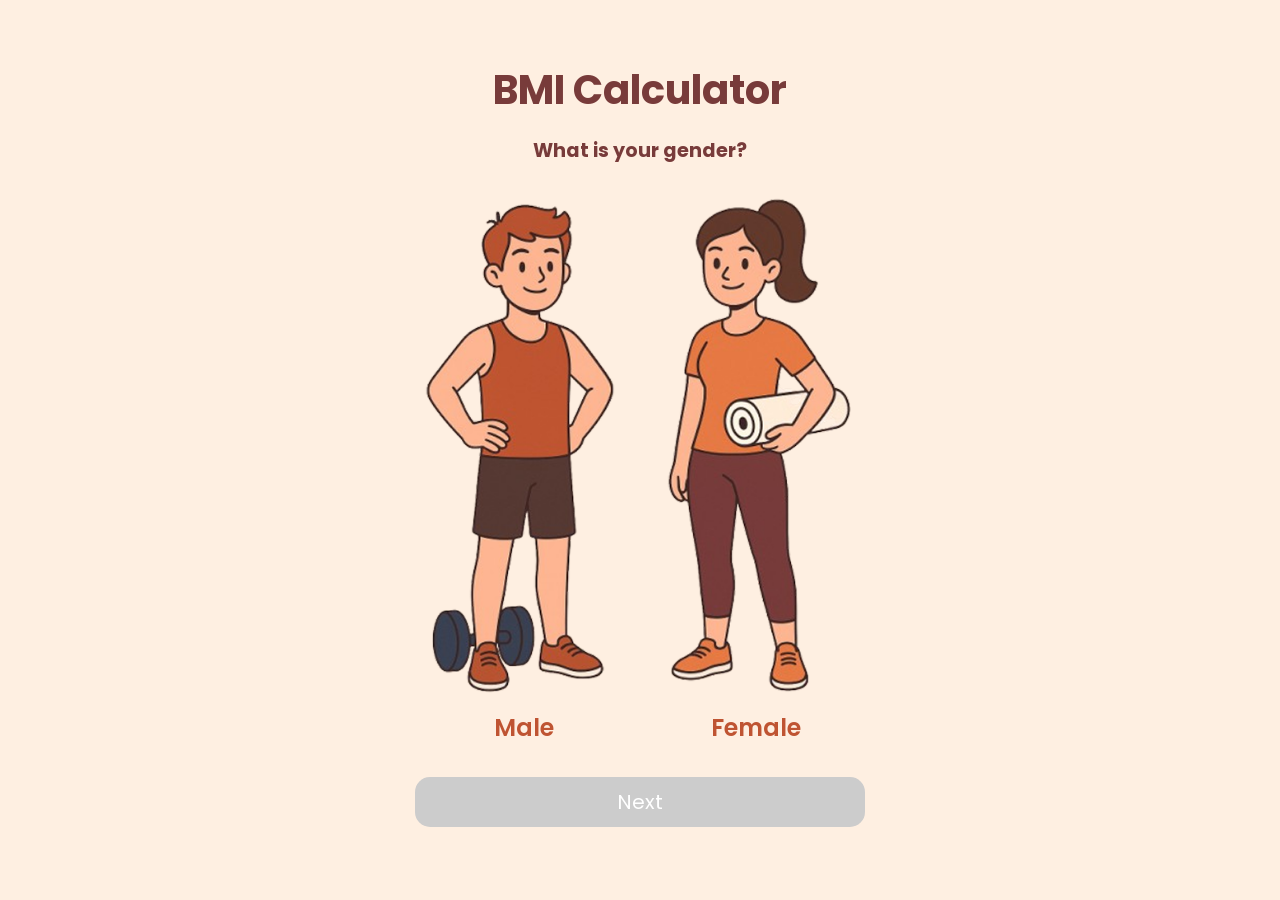
<file: index.html>
<!DOCTYPE html>
<html lang="en">
<head>
    <meta charset="UTF-8">
    <meta name="viewport" content="width=device-width, initial-scale=1.0">
    <title>BMI Calculator</title>
    <link rel="stylesheet" href="style.css">
</head>
<body>
    <main>
        <h2>BMI Calculator</h3>
            <h4>What is your gender?</h4>
                <div class="gender">
                    <div class="male" onclick="selectGender('male')">
                      <img src="Male.png" alt="Male">
                      <p>Male</p>
                    </div>
                    <div class="female" onclick="selectGender('female')">
                      <img src="Female.png" alt="Female">
                      <p>Female</p>
                    </div>
                </div>
            <div class="button">
                <a href="./nextpage" class="btn disabled">Next</a>
            </div>
    </main>
</body>
<script>
    function selectGender(gender) {
      localStorage.setItem("gender", gender);
      document.querySelector('.btn').classList.remove('disabled');
    }

    const male = document.querySelector('.male');
  const female = document.querySelector('.female');
  const buttonLink = document.querySelector('.btn');

  function handleSelection(gender) {
    if (gender === 'male') {
      male.classList.add('selected');
      female.classList.remove('selected');
    } else {
      female.classList.add('selected');
      male.classList.remove('selected');
    }

    // Enable the button-like link
    buttonLink.classList.remove('disabled');
  }

  male.addEventListener('click', () => handleSelection('male'));
  female.addEventListener('click', () => handleSelection('female'));
  </script>

</html>
</file>
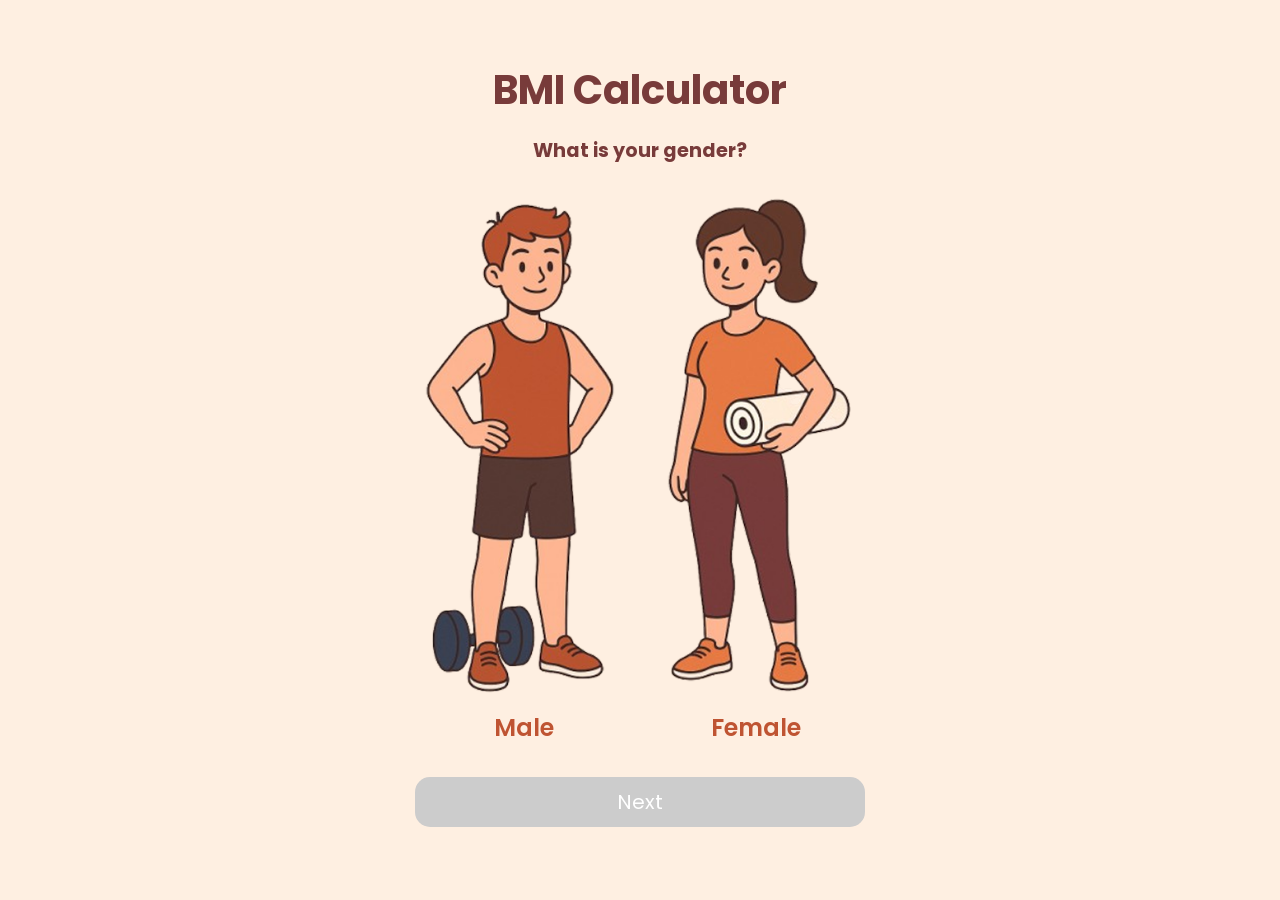
<file: bmi.html>
<!DOCTYPE html>
<html lang="en">
<head>
    <meta charset="UTF-8">
    <meta name="viewport" content="width=device-width, initial-scale=1.0">
    <title>BMI Calculator</title>
    <link rel="stylesheet" href="style.css">
</head>
<body>
    <main>
        <h2>BMI Calculator</h3>
            <h4>What is your gender?</h4>
                <div class="gender">
                    <div class="male" onclick="selectGender('male')">
                      <img src="Male.png" alt="Male">
                      <p>Male</p>
                    </div>
                    <div class="female" onclick="selectGender('female')">
                      <img src="Female.png" alt="Female">
                      <p>Female</p>
                    </div>
                </div>
            <div class="button">
                <a href="nextpage.html" class="btn disabled">Next</a>
            </div>
    </main>
</body>
<script>
    function selectGender(gender) {
      localStorage.setItem("gender", gender);
      document.querySelector('.btn').classList.remove('disabled');
    }

    const male = document.querySelector('.male');
  const female = document.querySelector('.female');
  const buttonLink = document.querySelector('.btn');

  function handleSelection(gender) {
    if (gender === 'male') {
      male.classList.add('selected');
      female.classList.remove('selected');
    } else {
      female.classList.add('selected');
      male.classList.remove('selected');
    }

    // Enable the button-like link
    buttonLink.classList.remove('disabled');
  }

  male.addEventListener('click', () => handleSelection('male'));
  female.addEventListener('click', () => handleSelection('female'));
  </script>

</html>
</file>
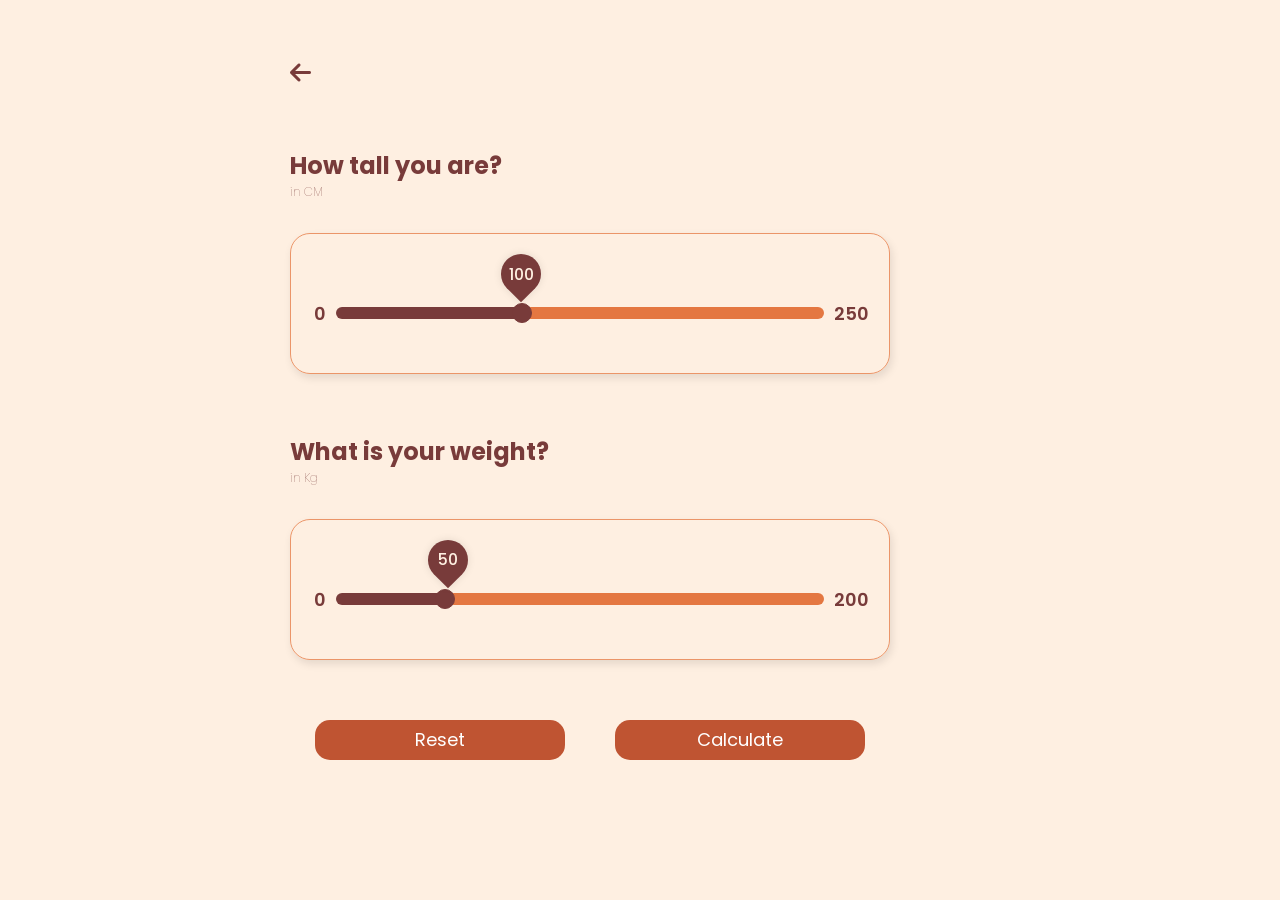
<file: nextpage.html>
<!DOCTYPE html>
<html lang="en">
<head>
  <meta charset="UTF-8" />
  <meta name="viewport" content="width=device-width, initial-scale=1.0"/>
  <title>BMI Calculator</title>
  <link rel="stylesheet" href="style.css" />
  <link rel="stylesheet" href="https://cdnjs.cloudflare.com/ajax/libs/font-awesome/6.5.0/css/all.min.css" integrity="sha512-..." crossorigin="anonymous" referrerpolicy="no-referrer" />
</head>
<body>
  <main>
    <a href="./"><i class="fa-solid fa-arrow-left"></i></a>
    <h3 class="tall">How tall you are?</h3>
    <h6 class="measure">in CM</h6>
    <div class="range height-range">
      <div class="sliderValue height-value">
        <span>100</span>
      </div>
      <div class="field">
        <div class="value left">0</div>
        <input type="range" min="10" max="250" value="100" steps="1" id="heightSlider" />
        <div class="value right">250</div>
      </div>
    </div>

    <h3 class="tall">What is your weight?</h3>
    <h6 class="measure">in Kg</h6>
    <div class="range weight-range">
      <div class="sliderValue weight-value">
        <span>50</span>
      </div>
      <div class="field">
        <div class="value left">0</div>
        <input type="range" min="10" max="200" value="50" steps="1" id="weightSlider" />
        <div class="value right">200</div>
      </div>
    </div>

    <div class="buttons">
        <button class="reset">Reset</button>
        <a href="./result" class="calc" onclick="saveInputs()">Calculate</a>
    </div>
  </main>

   <script>
    function setupSlider(sliderId, valueContainerSelector, min, max, leftCalcDivider) {
      const slider = document.getElementById(sliderId);
      const sliderValueContainer = document.querySelector(valueContainerSelector);
      const valueDisplay = sliderValueContainer.querySelector("span");
  
      const defaultValue = +slider.getAttribute("value"); // Capture default
  
      const updateSlider = () => {
        const value = +slider.value;
        const percent = ((value - min) / (max - min)) * 100;
  
        valueDisplay.textContent = value;
        valueDisplay.style.left = `${value / leftCalcDivider}%`;
        valueDisplay.classList.add("show");
  
        slider.style.background = `linear-gradient(to right, #783B3A ${percent}%, #e47741 ${percent}%)`;
      };
  
      slider.addEventListener("input", updateSlider);
      slider.addEventListener("blur", () => valueDisplay.classList.remove("show"));
  
      updateSlider();
  
      return {
        reset: () => {
          slider.value = defaultValue;
          updateSlider();
        }
      };
    }
  
    const heightSlider = setupSlider("heightSlider", ".height-value", 10, 250, 2.5); 
    const weightSlider = setupSlider("weightSlider", ".weight-value", 10, 200, 2.0); 
  
    document.querySelector(".reset").addEventListener("click", () => {
      heightSlider.reset();
      weightSlider.reset();
    });
  </script>
  <script>
    function saveInputs() {
      const height = document.getElementById("heightSlider").value;
      const weight = document.getElementById("weightSlider").value;
      localStorage.setItem("height", height);
      localStorage.setItem("weight", weight);
    }
  </script>
  
  </body>
</html>
</file>
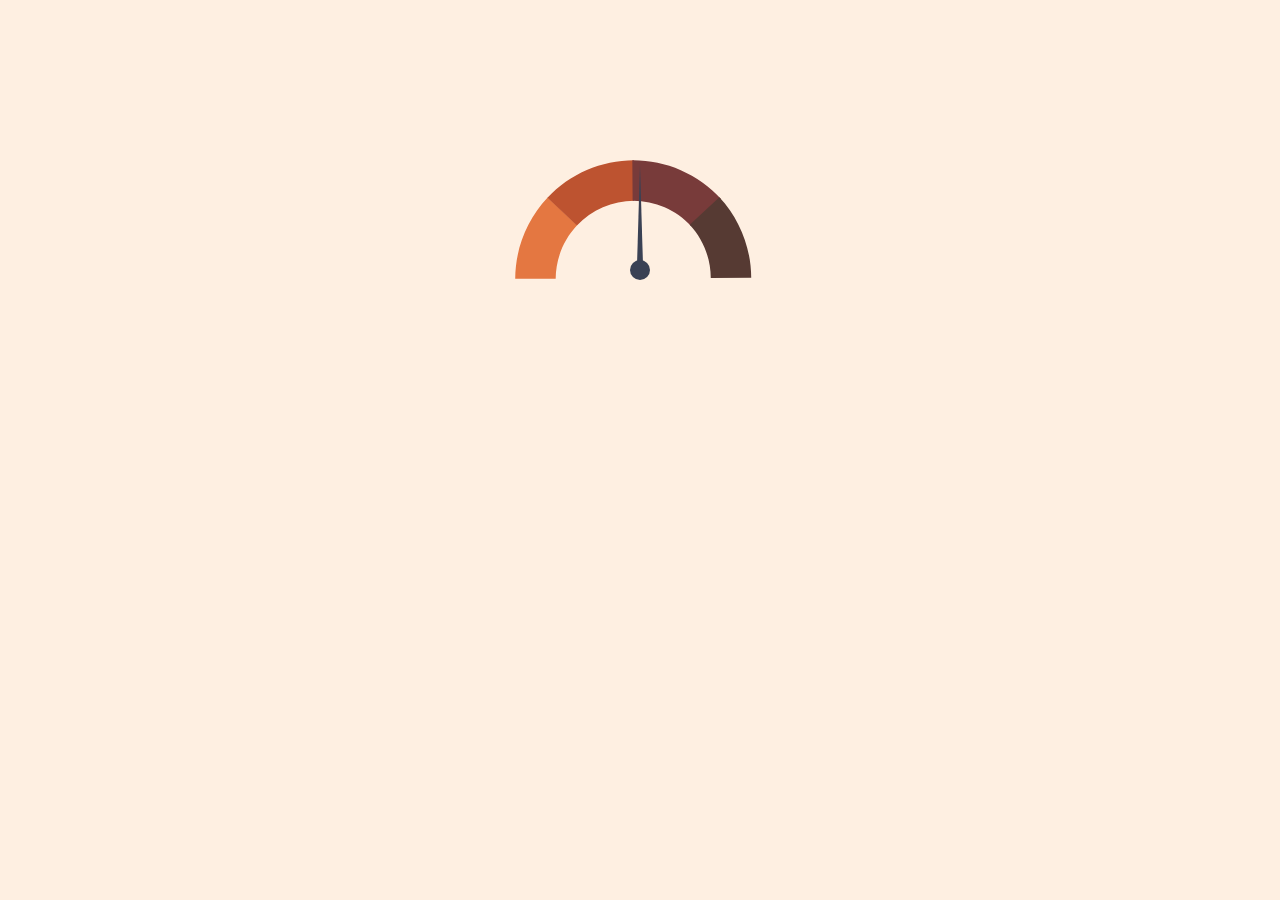
<file: result.html>
<!DOCTYPE html>
<html lang="en">
<head>
    <meta charset="UTF-8">
    <meta name="viewport" content="width=device-width, initial-scale=1.0">
    <title>Document</title>
    <link rel="stylesheet" href="style.css">
</head>
<body>
    <main>
        <div class="speedometer">
            <div class="arc">
              <div class="segment seg1">
                <svg xmlns="http://www.w3.org/2000/svg" width="63" height="82" viewBox="0 0 63 82" fill="none">
                    <path d="M32.6589 0.561063C11.9613 22.5012 0.36731 51.4823 0.221369 81.6442L40.6781 81.84C40.7744 61.9324 48.4267 42.8042 62.0877 28.3232L32.6589 0.561063Z" fill="#E47741"/>
                </svg>
              </div>
              <div class="segment seg2">
                <svg xmlns="http://www.w3.org/2000/svg" width="88" height="66" viewBox="0 0 88 66" fill="none">
                    <path d="M86.9188 0.220469C70.7029 0.261576 54.6664 3.61648 39.794 10.0792C24.9215 16.5419 11.5268 25.9761 0.432174 37.8026L29.9381 65.4827C37.2609 57.6769 46.1017 51.4501 55.9179 47.1845C65.734 42.919 76.3184 40.7047 87.0213 40.6775L86.9188 0.220469Z" fill="#BD5330"/>
                  </svg>
              </div>
              <div class="segment seg3">
                <svg xmlns="http://www.w3.org/2000/svg" width="90" height="67" viewBox="0 0 90 67" fill="none">
                    <path d="M89.0219 38.8961C77.7705 26.5974 64.0608 16.7996 48.7811 10.1375C33.5013 3.47548 16.9924 0.0978249 0.323957 0.223422L0.628784 40.6795C11.6304 40.5966 22.5266 42.8259 32.6116 47.223C42.6966 51.6201 51.7453 58.0869 59.1715 66.2044L89.0219 38.8961Z" fill="#783B3A"/>
                  </svg>
              </div>
              <div class="segment seg4">
                <svg xmlns="http://www.w3.org/2000/svg" width="63" height="81" viewBox="0 0 63 81" fill="none">
                    <path d="M62.2193 80.796C62.1127 50.8838 50.7451 22.1089 30.3795 0.200094L0.747358 27.745C14.1891 42.2053 21.692 61.1974 21.7624 80.9402L62.2193 80.796Z" fill="#563A33"/>
                  </svg>
              </div>
            </div>
            <div class="needle-wrapper" id="needle">
                <div class="needle-line"></div>
                <div class="needle-base"></div>
            </div>
              
          </div>
    </main>
</body>
  
  <script>
    function calculateBMI(weight, height) {
      const heightInMeters = height / 100;
      return (weight / (heightInMeters * heightInMeters)).toFixed(1);
    }
  

function showResult(bmi, category, suggestion) {
  const calcMessage = document.getElementById("calc-message");
  if (calcMessage) calcMessage.remove();

  const messageBox = document.createElement("div");
  messageBox.style.marginTop = "10px";
  messageBox.style.display = "flex";
  messageBox.style.flexDirection = "column";
  messageBox.style.alignItems = "center";
  messageBox.style.justifyContent = "center";

  const [line1, line2] = suggestion.split('. ').map(s => s.trim());

  messageBox.innerHTML = `
    <div style="text-align: center;">
      <p class="bmi-result-value">Your BMI is ${bmi}</p>
      <p class="bmi-category-text">
        You have a <span class="bmi-category">${category}</span>
      </p>
      <p class="bmi-description">${line1}.</p>
      <p class="bmi-description">${line2 || ""}</p>
    </div>
    <div class="button spaced-button">
      <a href="./" class="btn">Calculate another</a>
    </div>
  `;

  document.body.appendChild(messageBox);
}

  
    function updateResult() {
      const gender = localStorage.getItem("gender");
      const height = parseFloat(localStorage.getItem("height"));
      const weight = parseFloat(localStorage.getItem("weight"));
  
      if (!height || !weight || !gender) {
        alert("Missing input data. Please go back and complete the form.");
        return;
      }
  
      const bmi = calculateBMI(weight, height);
      let finalRotation = 0;
      let category = "";
      let suggestion = "";
  
      if (bmi < 18.5) {
        finalRotation = -45;
        category = "Underweight.";
        suggestion = "It's important to eat a balanced diet. Maybe consult a nutritionist to gain weight healthily.";
      } else if (bmi >= 18.5 && bmi < 24.9) {
        finalRotation = -15;
        category = "Normal weight.";
        suggestion = "Great job! Maintain your healthy lifestyle. Keep up the good diet and exercise.";
      } else if (bmi >= 25 && bmi < 29.9) {
        finalRotation = 15;
        category = "Overweight.";
        suggestion = "Consider a more active lifestyle. A balanced diet can help improve your health.";
      } else {
        finalRotation = 45;
        category = "Obesity range.";
        suggestion = "Consult a healthcare provider. Get a personalized plan to improve your health.";
      }
  

  
    const calcMessage = document.createElement("p");
calcMessage.id = "calc-message";
calcMessage.className = "bmi-calculating-message";
calcMessage.textContent = "Calculating your BMI...";
document.body.appendChild(calcMessage);


      const needle = document.getElementById("needle");
      needle.style.transition = "transform 0.5s ease-in-out";
  
      const segmentAngles = [-45, -15, 15, 45];
      let elapsed = 0;
  
      const interval = setInterval(() => {
        const randomAngle = segmentAngles[Math.floor(Math.random() * segmentAngles.length)];
        needle.style.transform = `rotate(${randomAngle}deg)`;
        elapsed += 500;
  
        if (elapsed >= 5000) {
          clearInterval(interval);
  

          setTimeout(() => {
            needle.style.transform = `rotate(${finalRotation}deg)`;
          }, 500);
  

          setTimeout(() => {
            showResult(bmi, category, suggestion);
          }, 1000);
        }
      }, 500);
    }
  
    window.onload = updateResult;
  </script>
</html>
</file>
<file: style.css>
@import url('https://fonts.googleapis.com/css2?family=Inter:wght@300;400;500;600;700&family=Poppins:wght@300;400;500;600;700&display=swap');

* {
  margin: 0;
  padding: 0;
  box-sizing: border-box;
}

body, html {
  min-height: 100%;
  background-color: #FEEFE1;
  padding: 20px;
  font-family: 'Poppins', sans-serif;
}

main {
  width: 100%;
  max-width: 700px;
  margin: 0 auto;
  padding-top: 20px;
}


h2 {
  font-size: 2.5rem;
  margin-bottom: 1rem;
  font-family: 'Poppins', sans-serif;
  text-align: center;
  color: #783B3A;
}

h4{
  color: #783B3A;
  font-size: 1.2rem;
  text-align: center;
  font-family: 'Poppins', sans-serif;
  margin-bottom: 2rem;
}
/* Responsive heading */
@media (max-width: 768px) {
  main {
    padding-top: 100px;
  }
  h2 {
    text-align: left;
    font-size: 2rem;
  }
  h4 {
    text-align: left;
    font-size: 0.8rem;
  }
  .gender img {
    width: 100%;
    max-width: 120px;
    height: auto;
    max-height: 200px;
    transition: transform 0.3s ease;
    margin-top: 30px;
    :hover {
      transform: scale(1.05);
    }
    cursor: pointer;
  }
}

.gender {
  display: flex;
  flex-direction: row;
  justify-content: center;
  gap: 2rem;
  margin-bottom: 2rem;
}

.gender .male, 
.gender .female {
  display: flex;
  flex-direction: column;
  align-items: center;
}

.gender img {
  width: 100%;
  max-width: 200px;
  height: auto;
  max-height: 550px;
  object-fit: cover;
  transition: transform 0.3s ease;
  cursor: pointer;
  margin-bottom: 1rem;
  :hover {
    transform: scale(1.05);
  }
}

.gender img:hover {
  transform: scale(1.05);
}

.gender p{
  color: #BF5432;
font-family: Poppins;
font-size: 24px;
font-style: normal;
font-weight: 600;
line-height: normal;
}

a.btn {
  display: block;
  width: 450px;
  height: 50px;
  line-height: 50px;
  text-align: center;
  border-radius: 15px;
  background: #BF5432;
  color: white;
  font-family: 'Poppins', sans-serif;
  font-size: 20px;
  margin: 0 auto;
  cursor: pointer;
  transition: background-color 0.3s ease, box-shadow 0.3s ease;
  text-decoration: none;
}

a.btn:hover {
  box-shadow: 0 4px 15px rgba(191, 84, 50, 0.8);
}

a.btn.disabled {
  background-color: #ccc;
  pointer-events: none;
  box-shadow: none;
  cursor: not-allowed;
}
@media (max-width: 768px) {
  a.btn {
    width: 300px;
    height: 40px;
    font-size: 16px;
    line-height: 40px;
    text-align: center;
    border-radius: 10px;
    margin-top: 40px;
  }
}

.gender .male.selected img,
.gender .female.selected img {
  transform: scale(1.05);
}


/* next page */
.fa-solid{
  color: #783B3A;
  font-size: 1.5rem;
  margin-right: 10px;
}
.tall {
  margin-top: 60px;
  font-size: 1.5rem;
  font-family: 'Poppins', sans-serif;
  text-align: left;
  color: #783B3A;
}

.measure {
  font-size: 12px;
  margin-bottom: 2rem;
  font-family: 'Poppins', sans-serif;
  text-align: left;
  color: #783B3A;
  font-weight: lighter;
}

.range {
  max-width: 600px;
  width: 100%;
  height: 140.897px;
  flex-shrink: 0;
  border-radius: 20px;
  border: 1px solid rgba(228, 119, 65, 0.75);
  padding: 20px 65px 0 45px;
  box-shadow: 2px 4px 8px rgba(0,0,0,0.1);
}

.sliderValue {
  position: relative;
  width: 100%;
}

.sliderValue span {
  position: absolute;
  height: 40px;
  width: 40px;
  transform: translateX(-75%) scale(0);
  font-weight: 500;
  left: 50%;
  top: 50%;
  display: flex;
  justify-content: center;
  align-items: center;
  line-height: 55px;
  z-index: 2;
  color: #FEEFE1;
  transform-origin: bottom;
}

.sliderValue span.show {
  transform: translateX(-75%) scale(1);
}

.sliderValue span::after {
  position: absolute;
  content: '';
  height: 100%;
  width: 100%;
  background: #783B3A;
  z-index: -1;
  left: 50%;
  transform: translateX(-50%) rotate(45deg);
  border-bottom-left-radius: 50%;
  border-top-left-radius: 50%;
  border-top-right-radius: 50%;
  box-shadow: 0px 0px 8px rgba(0, 0, 0, 0.1);
}

.field {
  display: flex;
  align-items: center;
  justify-content: center;
  height: 100%;
  position: relative;
}

.field .value {
  position: absolute;
  font-size: 18px;
  color: #783B3A;
  font-weight: 600;
}

.field .value.left {
  left: -22px;
}

.field .value.right {
  right: -45px;
}

.range input {
  -webkit-appearance: none;
  width: 100%;
  height: 12px;
  border-radius: 15px;
  outline: none;
  border: none;
  background: #e47741;
}

.range input::-webkit-slider-thumb {
  -webkit-appearance: none;
  width: 20px;
  height: 20px;
  border-radius: 50%;
  background: #783B3A;
  border: 1px solid #783B3A;
  cursor: pointer;
}

.range input::-moz-range-thumb {
  width: 20px;
  height: 20px;
  border-radius: 50%;
  background: #783B3A;
  border: 1px solid #783B3A;
  cursor: pointer;
}
.buttons{
  display: flex;
  justify-content: space-between;
  align-items: center;
  margin-top: 60px;
  width: 100%;
  max-width: 600px;
}

a.calc, button.reset{
  display: block;
  width: 250px;
  height: 40px;
  line-height: 40px;
  text-align: center;
  border-radius: 15px;
  background: #BF5432;
  color: white;
  font-family: 'Poppins', sans-serif;
  font-size: 18px;
  margin: 0 auto;
  cursor: pointer;
  transition: background-color 0.3s ease, box-shadow 0.3s ease;
  text-decoration: none;
  border: none;
}

a.calc:hover, button.reset:hover {
  box-shadow: 0 4px 15px rgba(191, 84, 50, 0.8);
}


@media (max-width: 768px) {
  main {
    padding-top: 10px;
  }

  .tall {
    margin-top: 15px;
    font-size: 1rem;
  }
  
  .measure {
    font-size: 12px;
    margin-bottom: 2rem;
  }
  .range {
    margin-bottom: 30px;
  }
   
  .sliderValue span {
    height: 40px;
    width: 40px;
    transform: translateX(-65%) scale(0); 
  }
  
  .sliderValue span.show {
    transform: translateX(-65%) scale(1);
  }
  
  a.calc, button.reset{
    width: 200px;
  }

.buttons{
  gap: 20px;
}
}

/* Calculation */

.arc {
  position: relative;
  width: 100%;
  height: 100%;
}

.speedometer {
  position: relative;
  width: 250px;
  height: 160px;
  margin: 100px auto;
  display: flex;
  flex-direction: row;
}


.segment {
  position: absolute;
}


.seg1 {
  top: 37px;
  left: 0px;
  transform: translate(0, 0);
}

.seg2 {
  top: 0px;
  left: 42px;
  transform: translate(-10px, 0px);
}

.seg3 {
  top: 0px;
  left: 137px;
  transform: translate(-20px, 0px);
}

.seg4 {
  top: 37px;
  left: 204px;
  transform: translate(-30px, 0);
}


.needle-wrapper {
  position: absolute;
  left: 50%;
  transform: translateX(-50%);
  height: 120px;
  width: 0;
  transition: transform 0.5s ease-in-out;
  transform-origin: bottom center;
  z-index: 10;
}

.needle-line {
  position: absolute;
  bottom: 15px;
  left: 50%;
  transform: translateX(-50%);
  width: 6px;
  height: 100px;
  background-color: #3A4154;
  clip-path: polygon(50% 0%, 0% 100%, 100% 100%);
}

.needle-base {
  position: absolute;
  bottom: 0;
  left: 50%;
  transform: translateX(-50%);
  width: 20px;
  height: 20px;
  background-color: #3A4154;
  border-radius: 50%;
}

.bmi-result-value {
  color: #773C3B;
  font-family: Poppins, sans-serif;
  font-size: 40px;
  font-weight: 700;
  line-height: 32px;
  margin-bottom: 20px;
  text-align: center;
}

.bmi-category-text {
  color: #773C3B;
  font-family: Poppins, sans-serif;
  font-size: 20px;
  font-weight: 500;
  line-height: 32px;
  text-align: center;
}

.bmi-category {
  color: #E47741;
  font-size: 32px;
  font-weight: 600;
}

.bmi-description {
  color: #773C3B;
  font-family: Poppins, sans-serif;
  font-size: 20px;
  font-weight: 500;
  line-height: 32px;
  text-align: center;
}

.bmi-calculating-message {
  color: #773C3B;
  text-align: center;
  font-family: Poppins, sans-serif;
  font-size: 36px;
  font-weight: 700;
  line-height: 32px;
  margin-top: 0px;
}

.spaced-button {
  margin-top: 60px;
}


@media (max-width: 768px) {

  .speedometer {
    margin: 50px auto;
  }

  .spaced-button {
    margin-top: 0px;
  }

  .bmi-result-value {
    font-size: 24px;
    line-height: 30px;
  }

  .bmi-category-text {
    font-size: 16px;
    line-height: 28px;
  }

  .bmi-category {
    font-size: 20px;
  }

  .bmi-description {
    font-size: 16px;
    line-height: 26px;
  }

  .bmi-calculating-message {
    font-size: 22px;
    line-height: 28px;
  }


  
}
</file>
